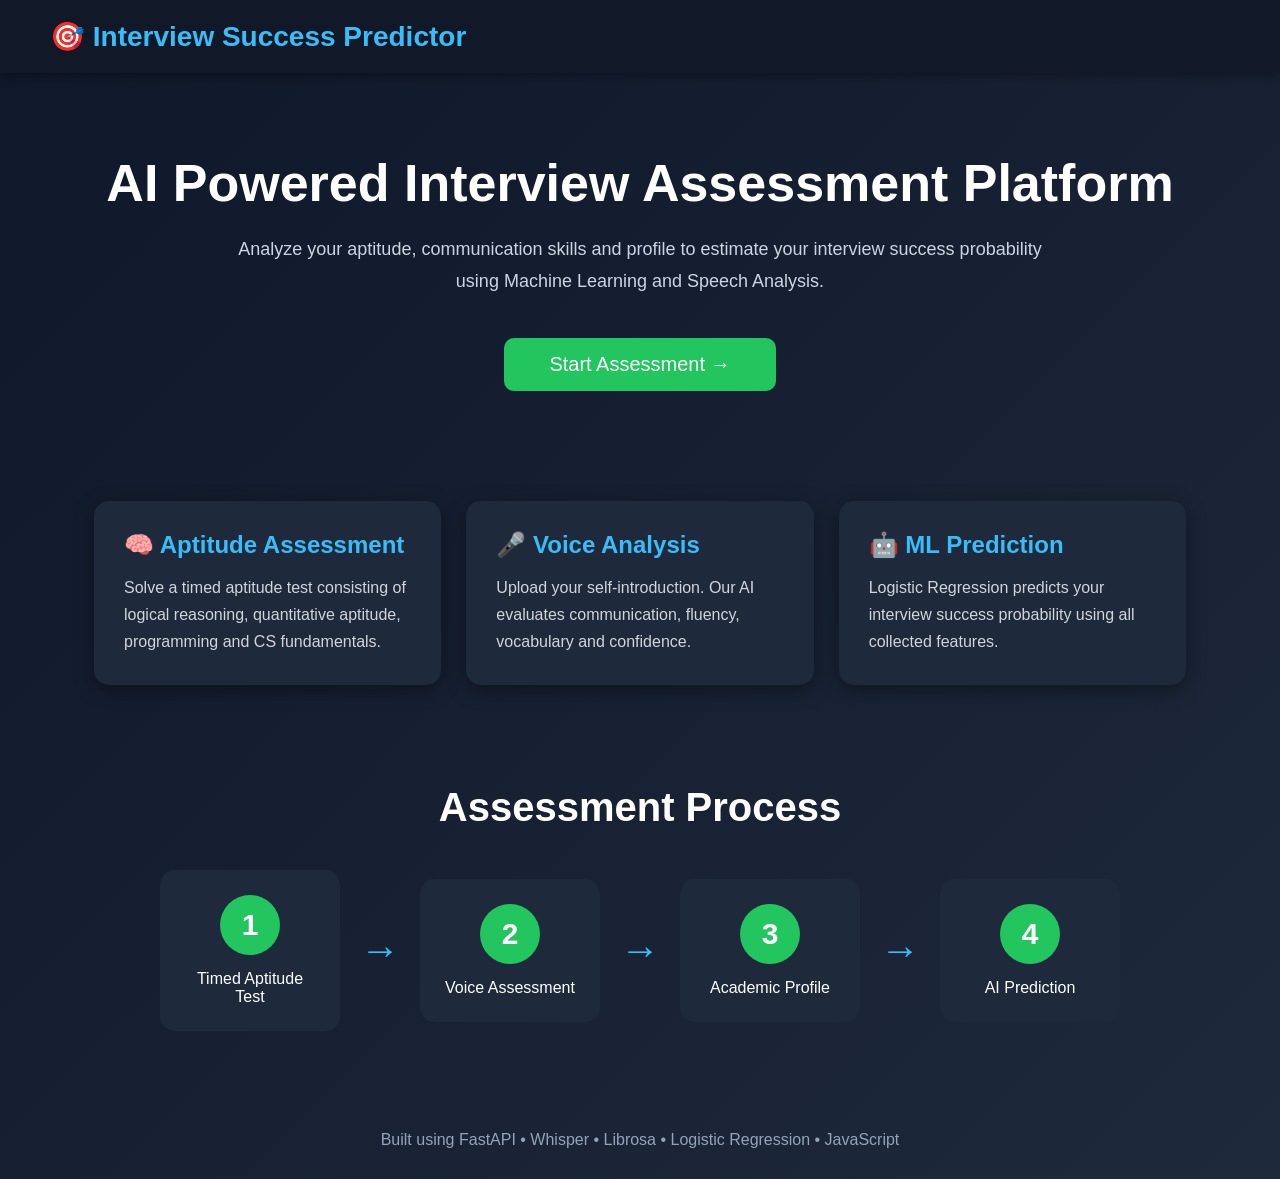
<file: frontend/index.html>
<!DOCTYPE html>
<html lang="en">

<head>

    <meta charset="UTF-8">
    <meta name="viewport" content="width=device-width, initial-scale=1.0">

    <title>Interview Success Predictor</title>

    <link rel="stylesheet" href="css/style.css">

</head>

<body>

    <!-- Navigation -->

    <nav class="navbar">

        <div class="logo">

            🎯 Interview Success Predictor

        </div>

    </nav>

    <!-- Hero Section -->

    <section class="hero">

        <h1>

            AI Powered Interview Assessment Platform

        </h1>

        <p>

            Analyze your aptitude, communication skills and profile
            to estimate your interview success probability using
            Machine Learning and Speech Analysis.

        </p>

        <button onclick="startAssessment()">

            Start Assessment →

        </button>

    </section>

    <!-- Features -->

    <section class="features">

        <div class="feature-card">

            <h2>🧠 Aptitude Assessment</h2>

            <p>

                Solve a timed aptitude test consisting of
                logical reasoning, quantitative aptitude,
                programming and CS fundamentals.

            </p>

        </div>

        <div class="feature-card">

            <h2>🎤 Voice Analysis</h2>

            <p>

                Upload your self-introduction.
                Our AI evaluates communication,
                fluency, vocabulary and confidence.

            </p>

        </div>

        <div class="feature-card">

            <h2>🤖 ML Prediction</h2>

            <p>

                Logistic Regression predicts your
                interview success probability using
                all collected features.

            </p>

        </div>

    </section>

    <!-- Assessment Flow -->

    <section class="workflow">

        <h2>Assessment Process</h2>

        <div class="steps">

            <div class="step">

                <h3>1</h3>

                <p>

                    Timed Aptitude Test

                </p>

            </div>

            <div class="arrow">

                →

            </div>

            <div class="step">

                <h3>2</h3>

                <p>

                    Voice Assessment

                </p>

            </div>

            <div class="arrow">

                →

            </div>

            <div class="step">

                <h3>3</h3>

                <p>

                    Academic Profile

                </p>

            </div>

            <div class="arrow">

                →

            </div>

            <div class="step">

                <h3>4</h3>

                <p>

                    AI Prediction

                </p>

            </div>

        </div>

    </section>

    <!-- Footer -->

    <footer>

        <p>

            Built using FastAPI • Whisper • Librosa • Logistic Regression • JavaScript

        </p>

    </footer>

    <script>

        function startAssessment() {

            window.location.href = "aptitude.html";

        }

    </script>

</body>

</html>
<!-- to start frontend --> 
 <!-- first move to the frontend folder->  cd interview-chances-predictor/frontend--> 
 <!-- python -m http.server 5500 --> 
 <!-- http://localhost:5500/index.html -->
</file>
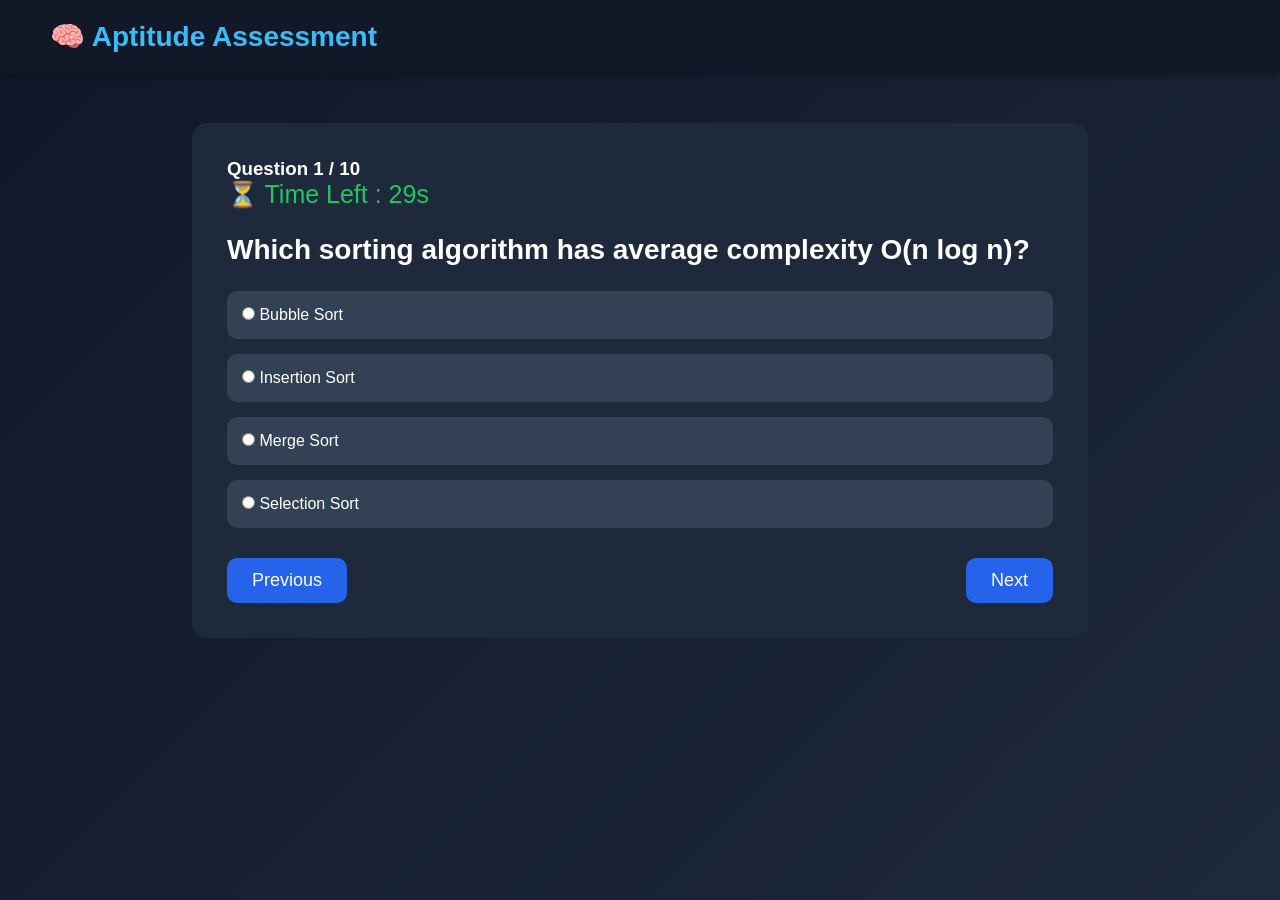
<file: frontend/aptitude.html>
<!DOCTYPE html>
<html lang="en">

<head>

    <meta charset="UTF-8">
    <meta name="viewport" content="width=device-width, initial-scale=1.0">

    <title>Aptitude Assessment</title>

    <link rel="stylesheet" href="css/style.css">

</head>

<body>

    <nav class="navbar">

        <div class="logo">
            🧠 Aptitude Assessment
        </div>

    </nav>

    <div class="question-box">

        <h3 id="question-number">
            Question 1 / 10
        </h3>

        <div class="timer">

            ⏳ Time Left :
            <span id="timer">
                30
            </span>s

        </div>

        <h2 id="question" class="question">

        </h2>

        <div id="options">

        </div>

        <div class="navigation">

            <button onclick="previousQuestion()">

                Previous

            </button>

            <button onclick="nextQuestion()">

                Next

            </button>

        </div>

    </div>

    <script src="js/questions.js"></script>

    <script src="js/aptitude.js"></script>

</body>

</html>
</file>
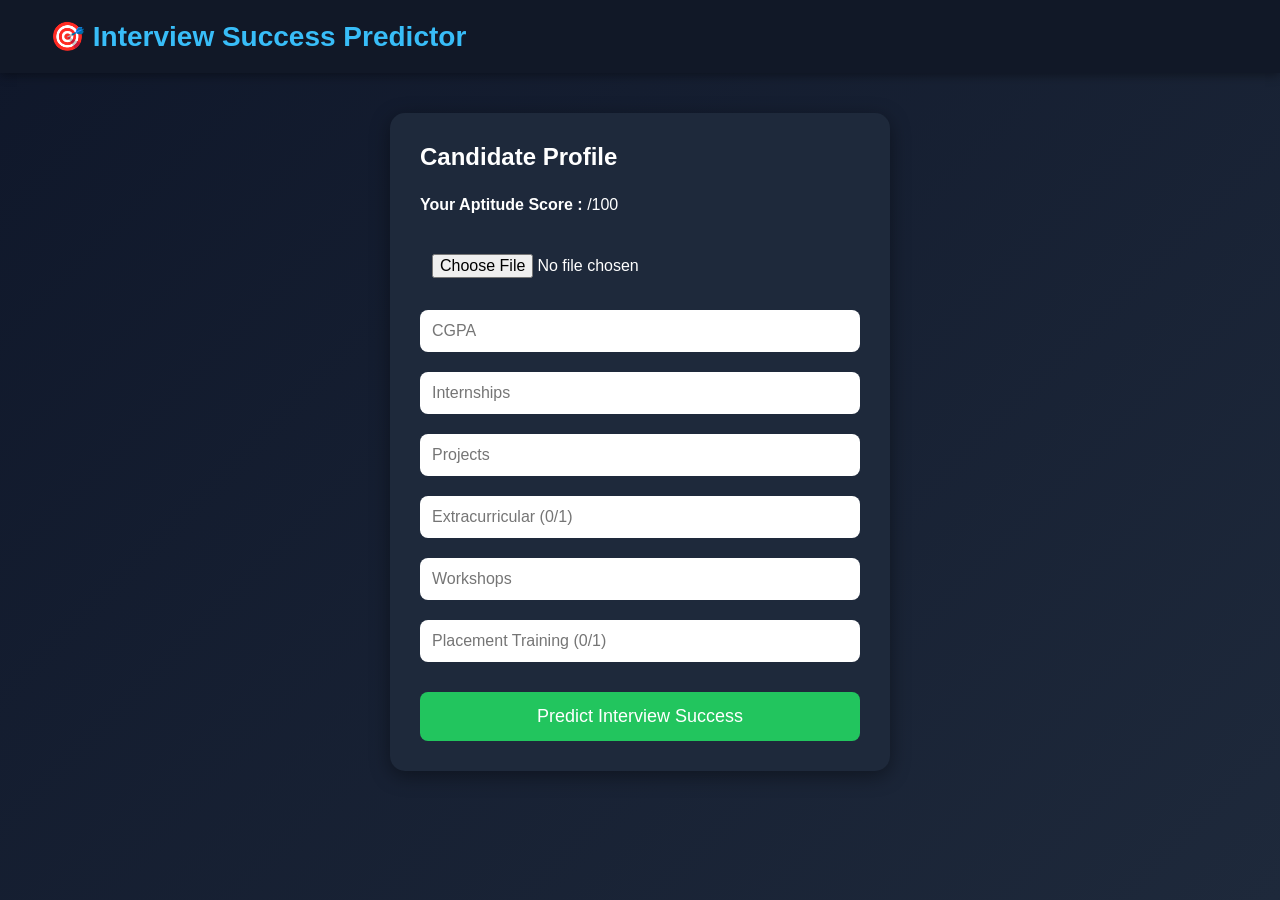
<file: frontend/profile.html>
<!DOCTYPE html>
<html lang="en">

<head>

<meta charset="UTF-8">
<meta name="viewport" content="width=device-width, initial-scale=1.0">

<title>Candidate Profile</title>

<link rel="stylesheet" href="css/style.css">

<style>

.profile-card{

    width:500px;
    margin:40px auto;
    background:#1e293b;
    padding:30px;
    border-radius:15px;
    box-shadow:0 5px 20px rgba(0,0,0,.4);

}

.profile-card h2{

    margin-bottom:25px;

}

.profile-card input{

    width:100%;
    padding:12px;
    margin:10px 0;
    border:none;
    border-radius:8px;
    font-size:16px;

}

.profile-card button{

    width:100%;
    margin-top:20px;
    padding:14px;
    background:#22c55e;
    color:white;
    font-size:18px;
    border:none;
    border-radius:8px;
    cursor:pointer;

}

.profile-card button:hover{

    background:#16a34a;

}

#result{

    width:70%;
    margin:40px auto;
    background:#1e293b;
    padding:25px;
    border-radius:15px;
    display:none;

}

.progress{

    width:100%;
    background:#334155;
    border-radius:20px;
    overflow:hidden;
    margin:15px 0;

}

.progress-fill{

    height:22px;
    background:#22c55e;
    width:0%;
    color:black;
    font-weight:bold;
    text-align:center;

}

.tag{

    display:inline-block;
    padding:8px 12px;
    border-radius:8px;
    margin:5px;
    color:white;

}

.strength{

    background:#16a34a;

}

.weakness{

    background:#dc2626;

}

.suggestion{

    background:#2563eb;

}

.loader{

    border:4px solid #334155;
    border-top:4px solid #22c55e;
    border-radius:50%;
    width:35px;
    height:35px;
    animation:spin 1s linear infinite;
    margin:auto;

}

@keyframes spin{

0%{transform:rotate(0deg);}
100%{transform:rotate(360deg);}

}

</style>

</head>

<body>

<nav class="navbar">

<div class="logo">

🎯 Interview Success Predictor

</div>

</nav>

<div class="profile-card">

<h2>Candidate Profile</h2>

<p>

<b>Your Aptitude Score :</b>

<span id="aptitudeScore"></span>/100

</p>

<br>

<form id="profileForm">

<input type="file"
name="file"
required>

<input type="number"
step="0.01"
name="cgpa"
placeholder="CGPA"
required>

<input type="number"
name="internships"
placeholder="Internships"
required>

<input type="number"
name="projects"
placeholder="Projects"
required>

<input type="number"
name="extracurricular"
placeholder="Extracurricular (0/1)"
required>

<input type="number"
name="workshops"
placeholder="Workshops"
required>

<input type="number"
name="placement_training"
placeholder="Placement Training (0/1)"
required>

<button type="submit">

Predict Interview Success

</button>

</form>

</div>

<div id="result"></div>

<script src="js/profile.js"></script>

</body>

</html>
</file>
<file: frontend/css/style.css>
*{
    margin:0;
    padding:0;
    box-sizing:border-box;
    font-family:'Segoe UI',Tahoma,Geneva,Verdana,sans-serif;
}

body{

    background:linear-gradient(135deg,#0f172a,#1e293b);
    color:white;
    min-height:100vh;

}

.navbar{

    width:100%;
    padding:20px 50px;
    background:#111827;
    display:flex;
    justify-content:space-between;
    align-items:center;
    box-shadow:0px 2px 10px rgba(0,0,0,.4);

}

.logo{

    font-size:28px;
    font-weight:bold;
    color:#38bdf8;

}

.hero{

    width:90%;
    margin:auto;
    padding:80px 0;
    text-align:center;

}

.hero h1{

    font-size:52px;
    margin-bottom:20px;

}

.hero p{

    width:70%;
    margin:auto;
    color:#cbd5e1;
    line-height:1.8;
    font-size:18px;

}

.hero button{

    margin-top:40px;
    padding:15px 45px;
    font-size:20px;
    border:none;
    border-radius:10px;
    background:#22c55e;
    color:white;
    cursor:pointer;
    transition:.3s;

}

.hero button:hover{

    background:#16a34a;
    transform:scale(1.05);

}

.features{

    width:90%;
    margin:auto;
    display:grid;
    grid-template-columns:repeat(auto-fit,minmax(280px,1fr));
    gap:25px;
    padding:30px;

}

.feature-card{

    background:#1e293b;
    padding:30px;
    border-radius:15px;
    transition:.3s;
    box-shadow:0 5px 20px rgba(0,0,0,.4);

}

.feature-card:hover{

    transform:translateY(-10px);

}

.feature-card h2{

    color:#38bdf8;
    margin-bottom:15px;

}

.feature-card p{

    color:#d1d5db;
    line-height:1.7;

}

.workflow{

    width:90%;
    margin:70px auto;

}

.workflow h2{

    text-align:center;
    margin-bottom:40px;
    font-size:40px;

}

.steps{

    display:flex;
    justify-content:center;
    align-items:center;
    flex-wrap:wrap;
    gap:20px;

}

.step{

    background:#1e293b;
    width:180px;
    padding:25px;
    border-radius:15px;
    text-align:center;

}

.step h3{

    width:60px;
    height:60px;
    margin:auto;
    border-radius:50%;
    background:#22c55e;
    display:flex;
    justify-content:center;
    align-items:center;
    font-size:30px;
    margin-bottom:15px;

}

.arrow{

    font-size:40px;
    color:#38bdf8;

}

footer{

    margin-top:70px;
    text-align:center;
    padding:30px;
    color:#94a3b8;

}

/* ---------- Aptitude Test ---------- */

.question-box{

    width:70%;
    margin:50px auto;
    background:#1e293b;
    padding:35px;
    border-radius:15px;

}

.question{

    font-size:28px;
    margin-bottom:25px;

}

.option{

    background:#334155;
    padding:15px;
    margin:15px 0;
    border-radius:10px;
    cursor:pointer;
    transition:.3s;

}

.option:hover{

    background:#2563eb;

}

.timer{

    font-size:25px;
    color:#22c55e;
    margin-bottom:25px;

}

.navigation{

    margin-top:30px;
    display:flex;
    justify-content:space-between;

}

.navigation button{

    padding:12px 25px;
    font-size:18px;
    border:none;
    border-radius:10px;
    background:#2563eb;
    color:white;
    cursor:pointer;

}

.navigation button:hover{

    background:#1d4ed8;

}
</file>
